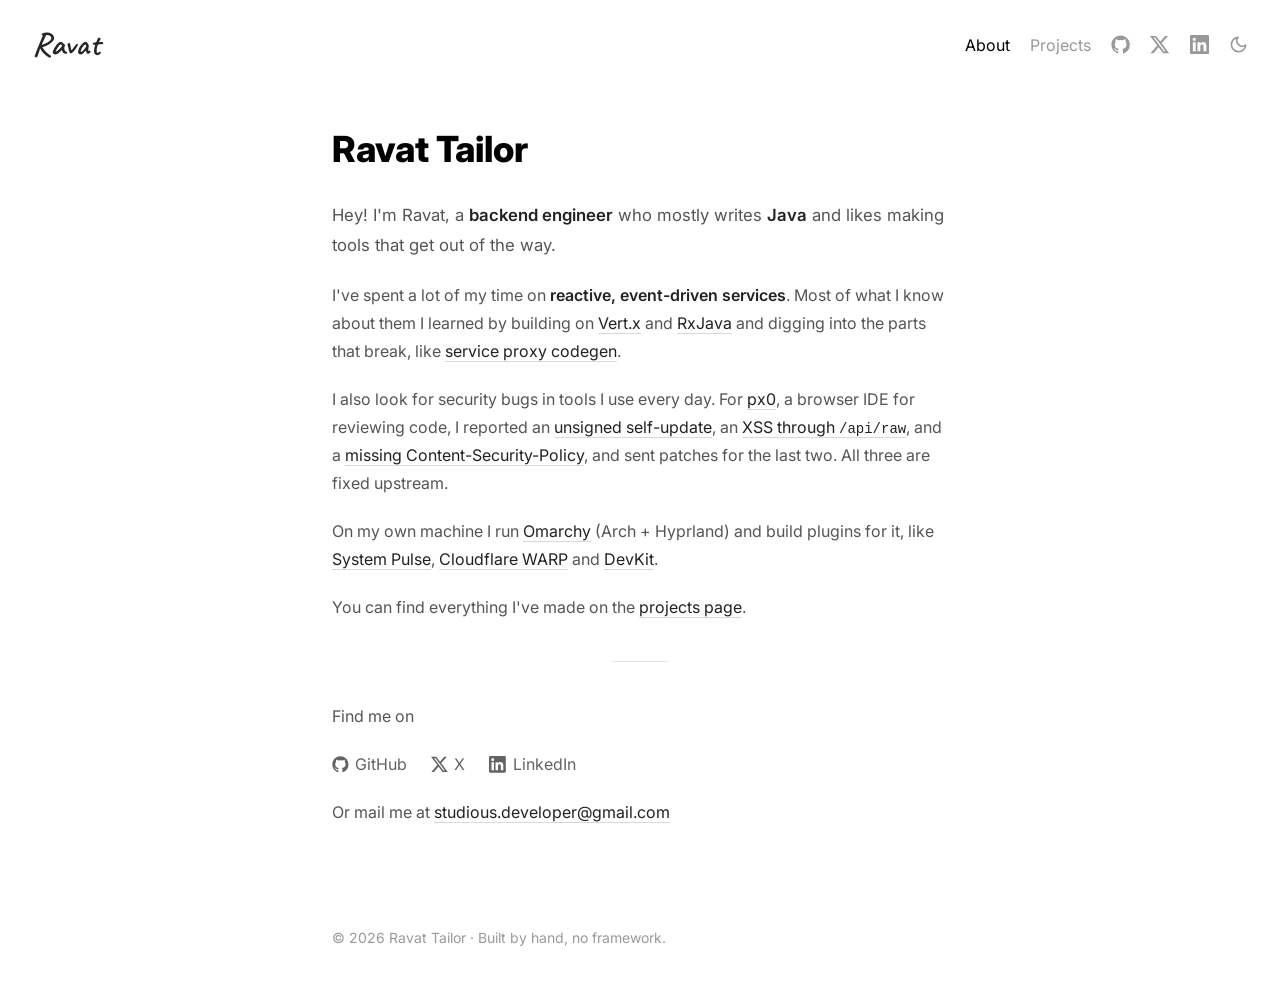
<file: index.html>
<!doctype html>
<html lang="en">
<head>
  <title>Ravat Tailor</title>
  <meta name="description" content="Ravat Tailor, backend engineer. Java, Vert.x, reactive systems, Omarchy plugins, and open source security fixes." />
  <meta charset="utf-8" />
  <meta name="viewport" content="width=device-width, initial-scale=1" />
  <meta name="author" content="Ravat Tailor" />
  <link rel="icon" href="data:image/svg+xml,<svg xmlns='http://www.w3.org/2000/svg' viewBox='0 0 100 100'><text y='.9em' font-size='90'>🐦</text></svg>" />
  <link rel="preconnect" href="https://fonts.googleapis.com" />
  <link rel="preconnect" href="https://fonts.gstatic.com" crossorigin />
  <link rel="stylesheet" href="https://fonts.googleapis.com/css2?family=Caveat:wght@600&family=Inter:wght@400;500;600;800&display=swap" />
  <link rel="stylesheet" href="style.css?v=1790650422" />
  <script>
    ;(function () {
      var t = localStorage.getItem('theme')
      if (t === 'dark' || (!t && matchMedia('(prefers-color-scheme: dark)').matches))
        document.documentElement.classList.add('dark')
    })()
  </script>
</head>
<body>
  <canvas id="plum" aria-hidden="true"></canvas>
  <header>
    <a class="logo" href="./" aria-label="Home">Ravat</a>
    <nav>
      <a href="./" class="active"><span class="label">About</span></a>
      <a href="projects.html"><span class="label">Projects</span></a>
      <a href="https://github.com/Coding-Sparrow" title="GitHub" aria-label="GitHub"><svg viewBox="0 0 24 24" fill="currentColor"><path d="M12 .5C5.65.5.5 5.65.5 12c0 5.08 3.29 9.39 7.86 10.91.58.1.79-.25.79-.56v-2c-3.2.7-3.87-1.36-3.87-1.36-.52-1.33-1.28-1.69-1.28-1.69-1.04-.71.08-.7.08-.7 1.15.08 1.76 1.19 1.76 1.19 1.03 1.76 2.69 1.25 3.35.96.1-.75.4-1.25.73-1.54-2.55-.29-5.24-1.28-5.24-5.69 0-1.26.45-2.29 1.19-3.1-.12-.29-.52-1.46.11-3.05 0 0 .97-.31 3.17 1.18a11 11 0 0 1 5.77 0c2.2-1.49 3.17-1.18 3.17-1.18.63 1.59.23 2.76.11 3.05.74.81 1.19 1.84 1.19 3.1 0 4.42-2.69 5.39-5.26 5.68.41.36.78 1.06.78 2.14v3.17c0 .31.21.67.8.56A11.5 11.5 0 0 0 23.5 12C23.5 5.65 18.35.5 12 .5Z"/></svg></a>
      <a href="https://x.com/TailorRavat" title="X" aria-label="X"><svg viewBox="0 0 24 24" fill="currentColor"><path d="M18.9 1.15h3.68l-8.04 9.19L24 22.85h-7.41l-5.8-7.58-6.64 7.58H.47l8.6-9.83L0 1.15h7.59l5.24 6.93 6.07-6.93Zm-1.29 19.5h2.04L6.48 3.24H4.3l13.31 17.41Z"/></svg></a>
      <a href="https://www.linkedin.com/in/ravat-tailor-43294111b/" title="LinkedIn" aria-label="LinkedIn"><svg viewBox="0 0 24 24" fill="currentColor"><path d="M20.45 20.45h-3.56v-5.57c0-1.33-.03-3.04-1.85-3.04-1.85 0-2.14 1.45-2.14 2.94v5.67H9.35V9h3.41v1.56h.05c.48-.9 1.64-1.85 3.37-1.85 3.6 0 4.27 2.37 4.27 5.46v6.28ZM5.34 7.43a2.06 2.06 0 1 1 0-4.13 2.06 2.06 0 0 1 0 4.13ZM7.12 20.45H3.56V9h3.56v11.45ZM22.22 0H1.77C.79 0 0 .77 0 1.73v20.54C0 23.23.79 24 1.77 24h20.45c.98 0 1.78-.77 1.78-1.73V1.73C24 .77 23.2 0 22.22 0Z"/></svg></a>
      <button id="theme-toggle" title="Toggle theme" aria-label="Toggle theme">
        <svg class="icon-moon" viewBox="0 0 24 24" fill="none" stroke="currentColor" stroke-width="2" stroke-linecap="round" stroke-linejoin="round"><path d="M21 12.79A9 9 0 1 1 11.21 3 7 7 0 0 0 21 12.79Z"/></svg>
        <svg class="icon-sun" viewBox="0 0 24 24" fill="none" stroke="currentColor" stroke-width="2" stroke-linecap="round" stroke-linejoin="round"><circle cx="12" cy="12" r="4"/><path d="M12 2v2M12 20v2M4.93 4.93l1.41 1.41M17.66 17.66l1.41 1.41M2 12h2M20 12h2M4.93 19.07l1.41-1.41M17.66 6.34l1.41-1.41"/></svg>
      </button>
    </nav>
  </header>
  <main>
    <h1>Ravat Tailor</h1>

    <p class="lead">
      Hey! I'm Ravat, a <strong>backend engineer</strong> who mostly writes <strong>Java</strong>
      and likes making tools that get out of the way.
    </p>

    <p>
      I've spent a lot of my time on <strong>reactive, event-driven services</strong>.
      Most of what I know about them I learned by building on
      <a href="https://vertx.io">Vert.x</a> and <a href="https://github.com/ReactiveX/RxJava">RxJava</a>
      and digging into the parts that break, like
      <a href="https://github.com/Coding-Sparrow/vertx-service-proxy-codegen-issue">service proxy codegen</a>.
    </p>

    <p>
      I also look for security bugs in tools I use every day. For
      <a href="https://github.com/px0-ai/px0">px0</a>, a browser IDE for reviewing code, I reported an
      <a href="https://github.com/px0-ai/px0/issues/46">unsigned self-update</a>, an
      <a href="https://github.com/px0-ai/px0/issues/75">XSS through <code>/api/raw</code></a>, and a
      <a href="https://github.com/px0-ai/px0/issues/77">missing Content-Security-Policy</a>, and sent patches for the last two.
      All three are fixed upstream.
    </p>

    <p>
      On my own machine I run <a href="https://omarchy.org">Omarchy</a> (Arch + Hyprland) and build
      plugins for it, like <a href="https://github.com/Coding-Sparrow/omarchy-systempulse">System Pulse</a>,
      <a href="https://github.com/Coding-Sparrow/omarchy-cloudflare-warp">Cloudflare WARP</a>
      and <a href="https://github.com/Coding-Sparrow/omarchy-devkit">DevKit</a>.
    </p>

    <p>You can find everything I've made on the <a href="projects.html">projects page</a>.</p>

    <hr />

    <p>Find me on</p>
    <div class="socials">
      <a href="https://github.com/Coding-Sparrow"><svg viewBox="0 0 24 24" fill="currentColor"><path d="M12 .5C5.65.5.5 5.65.5 12c0 5.08 3.29 9.39 7.86 10.91.58.1.79-.25.79-.56v-2c-3.2.7-3.87-1.36-3.87-1.36-.52-1.33-1.28-1.69-1.28-1.69-1.04-.71.08-.7.08-.7 1.15.08 1.76 1.19 1.76 1.19 1.03 1.76 2.69 1.25 3.35.96.1-.75.4-1.25.73-1.54-2.55-.29-5.24-1.28-5.24-5.69 0-1.26.45-2.29 1.19-3.1-.12-.29-.52-1.46.11-3.05 0 0 .97-.31 3.17 1.18a11 11 0 0 1 5.77 0c2.2-1.49 3.17-1.18 3.17-1.18.63 1.59.23 2.76.11 3.05.74.81 1.19 1.84 1.19 3.1 0 4.42-2.69 5.39-5.26 5.68.41.36.78 1.06.78 2.14v3.17c0 .31.21.67.8.56A11.5 11.5 0 0 0 23.5 12C23.5 5.65 18.35.5 12 .5Z"/></svg>GitHub</a>
      <a href="https://x.com/TailorRavat"><svg viewBox="0 0 24 24" fill="currentColor"><path d="M18.9 1.15h3.68l-8.04 9.19L24 22.85h-7.41l-5.8-7.58-6.64 7.58H.47l8.6-9.83L0 1.15h7.59l5.24 6.93 6.07-6.93Zm-1.29 19.5h2.04L6.48 3.24H4.3l13.31 17.41Z"/></svg>X</a>
      <a href="https://www.linkedin.com/in/ravat-tailor-43294111b/"><svg viewBox="0 0 24 24" fill="currentColor"><path d="M20.45 20.45h-3.56v-5.57c0-1.33-.03-3.04-1.85-3.04-1.85 0-2.14 1.45-2.14 2.94v5.67H9.35V9h3.41v1.56h.05c.48-.9 1.64-1.85 3.37-1.85 3.6 0 4.27 2.37 4.27 5.46v6.28ZM5.34 7.43a2.06 2.06 0 1 1 0-4.13 2.06 2.06 0 0 1 0 4.13ZM7.12 20.45H3.56V9h3.56v11.45ZM22.22 0H1.77C.79 0 0 .77 0 1.73v20.54C0 23.23.79 24 1.77 24h20.45c.98 0 1.78-.77 1.78-1.73V1.73C24 .77 23.2 0 22.22 0Z"/></svg>LinkedIn</a>
    </div>
    <p>Or mail me at <a href="mailto:studious.developer@gmail.com">studious.developer@gmail.com</a></p>
  </main>
  <footer>© 2026 Ravat Tailor · <span class="muted">Built by hand, no framework.</span></footer>
  <script src="main.js?v=1790650422"></script>
</body>
</html>
</file>
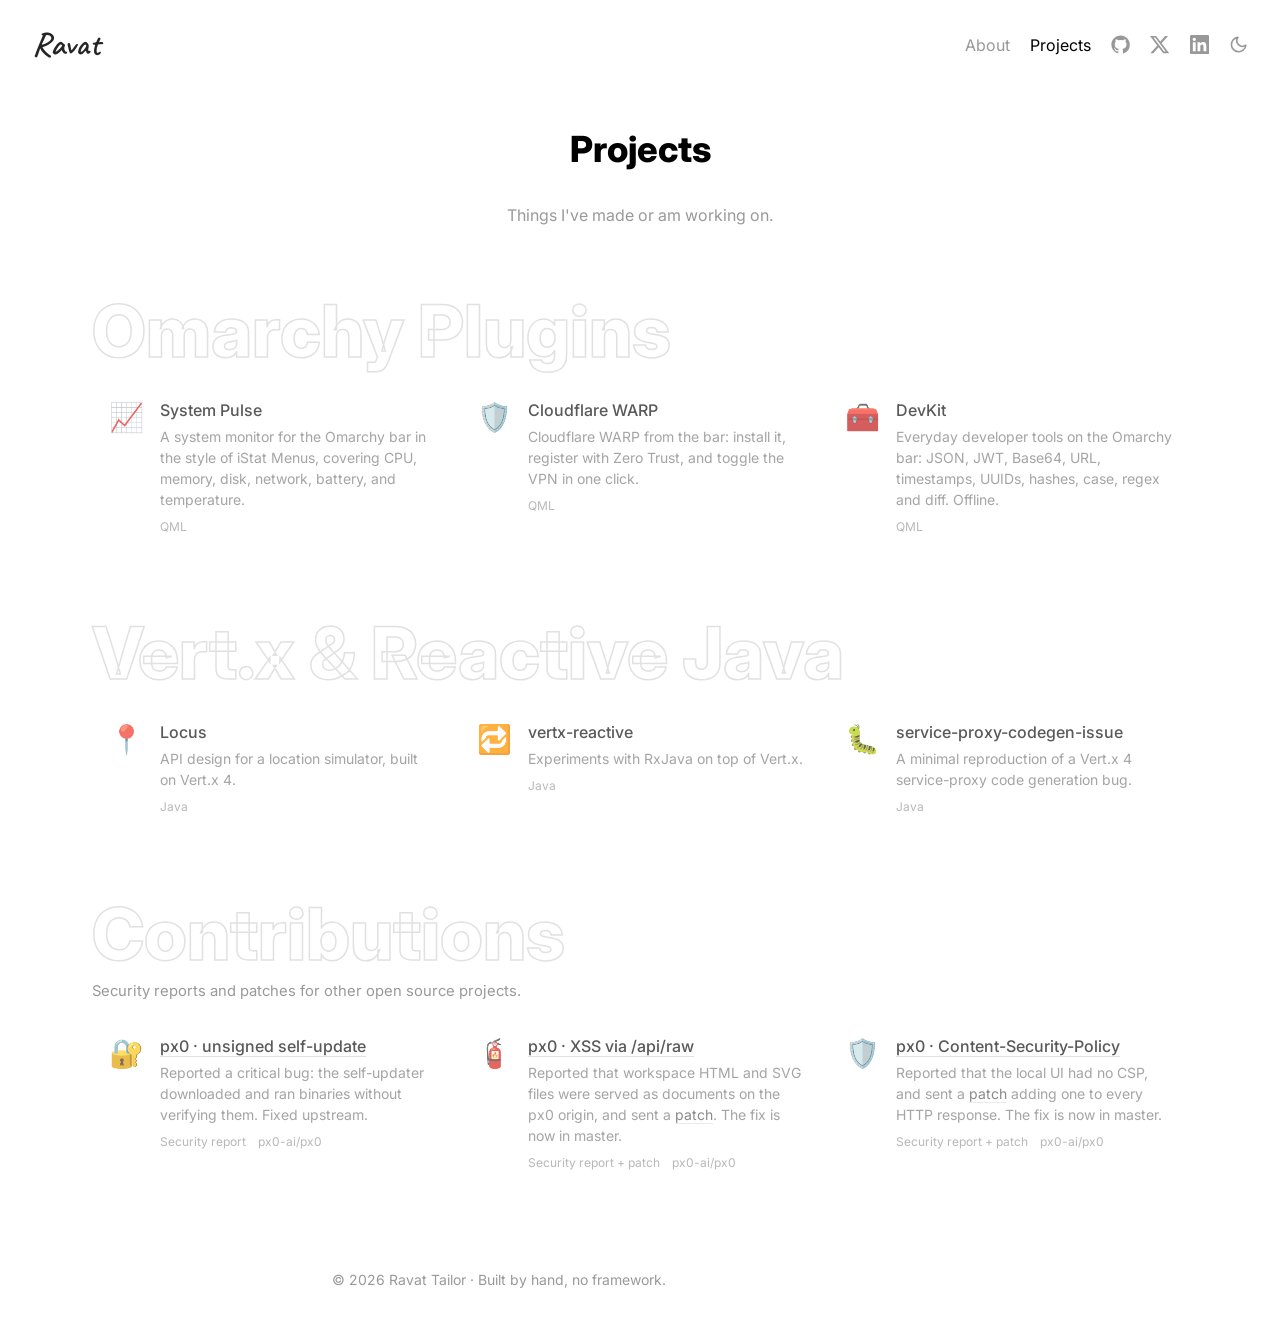
<file: projects.html>
<!doctype html>
<html lang="en">
<head>
  <title>Projects · Ravat Tailor</title>
  <meta name="description" content="Projects by Ravat Tailor." />
  <meta charset="utf-8" />
  <meta name="viewport" content="width=device-width, initial-scale=1" />
  <meta name="author" content="Ravat Tailor" />
  <link rel="icon" href="data:image/svg+xml,<svg xmlns='http://www.w3.org/2000/svg' viewBox='0 0 100 100'><text y='.9em' font-size='90'>🐦</text></svg>" />
  <link rel="preconnect" href="https://fonts.googleapis.com" />
  <link rel="preconnect" href="https://fonts.gstatic.com" crossorigin />
  <link rel="stylesheet" href="https://fonts.googleapis.com/css2?family=Caveat:wght@600&family=Inter:wght@400;500;600;800&display=swap" />
  <link rel="stylesheet" href="style.css?v=1790650422" />
  <script>
    ;(function () {
      var t = localStorage.getItem('theme')
      if (t === 'dark' || (!t && matchMedia('(prefers-color-scheme: dark)').matches))
        document.documentElement.classList.add('dark')
    })()
  </script>
</head>
<body>
  <canvas id="plum" aria-hidden="true"></canvas>
  <header>
    <a class="logo" href="./" aria-label="Home">Ravat</a>
    <nav>
      <a href="./"><span class="label">About</span></a>
      <a href="projects.html" class="active"><span class="label">Projects</span></a>
      <a href="https://github.com/Coding-Sparrow" title="GitHub" aria-label="GitHub"><svg viewBox="0 0 24 24" fill="currentColor"><path d="M12 .5C5.65.5.5 5.65.5 12c0 5.08 3.29 9.39 7.86 10.91.58.1.79-.25.79-.56v-2c-3.2.7-3.87-1.36-3.87-1.36-.52-1.33-1.28-1.69-1.28-1.69-1.04-.71.08-.7.08-.7 1.15.08 1.76 1.19 1.76 1.19 1.03 1.76 2.69 1.25 3.35.96.1-.75.4-1.25.73-1.54-2.55-.29-5.24-1.28-5.24-5.69 0-1.26.45-2.29 1.19-3.1-.12-.29-.52-1.46.11-3.05 0 0 .97-.31 3.17 1.18a11 11 0 0 1 5.77 0c2.2-1.49 3.17-1.18 3.17-1.18.63 1.59.23 2.76.11 3.05.74.81 1.19 1.84 1.19 3.1 0 4.42-2.69 5.39-5.26 5.68.41.36.78 1.06.78 2.14v3.17c0 .31.21.67.8.56A11.5 11.5 0 0 0 23.5 12C23.5 5.65 18.35.5 12 .5Z"/></svg></a>
      <a href="https://x.com/TailorRavat" title="X" aria-label="X"><svg viewBox="0 0 24 24" fill="currentColor"><path d="M18.9 1.15h3.68l-8.04 9.19L24 22.85h-7.41l-5.8-7.58-6.64 7.58H.47l8.6-9.83L0 1.15h7.59l5.24 6.93 6.07-6.93Zm-1.29 19.5h2.04L6.48 3.24H4.3l13.31 17.41Z"/></svg></a>
      <a href="https://www.linkedin.com/in/ravat-tailor-43294111b/" title="LinkedIn" aria-label="LinkedIn"><svg viewBox="0 0 24 24" fill="currentColor"><path d="M20.45 20.45h-3.56v-5.57c0-1.33-.03-3.04-1.85-3.04-1.85 0-2.14 1.45-2.14 2.94v5.67H9.35V9h3.41v1.56h.05c.48-.9 1.64-1.85 3.37-1.85 3.6 0 4.27 2.37 4.27 5.46v6.28ZM5.34 7.43a2.06 2.06 0 1 1 0-4.13 2.06 2.06 0 0 1 0 4.13ZM7.12 20.45H3.56V9h3.56v11.45ZM22.22 0H1.77C.79 0 0 .77 0 1.73v20.54C0 23.23.79 24 1.77 24h20.45c.98 0 1.78-.77 1.78-1.73V1.73C24 .77 23.2 0 22.22 0Z"/></svg></a>
      <button id="theme-toggle" title="Toggle theme" aria-label="Toggle theme">
        <svg class="icon-moon" viewBox="0 0 24 24" fill="none" stroke="currentColor" stroke-width="2" stroke-linecap="round" stroke-linejoin="round"><path d="M21 12.79A9 9 0 1 1 11.21 3 7 7 0 0 0 21 12.79Z"/></svg>
        <svg class="icon-sun" viewBox="0 0 24 24" fill="none" stroke="currentColor" stroke-width="2" stroke-linecap="round" stroke-linejoin="round"><circle cx="12" cy="12" r="4"/><path d="M12 2v2M12 20v2M4.93 4.93l1.41 1.41M17.66 17.66l1.41 1.41M2 12h2M20 12h2M4.93 19.07l1.41-1.41M17.66 6.34l1.41-1.41"/></svg>
      </button>
    </nav>
  </header>
  <main class="wide">
    <div class="page-head">
      <h1>Projects</h1>
      <p class="muted">Things I've made or am working on.</p>
    </div>


    <section class="group">
      <h2 class="group-title">Omarchy Plugins</h2>
      <div class="grid">
        <a class="project" href="https://github.com/Coding-Sparrow/omarchy-systempulse">
          <div class="emoji">📈</div>
          <div>
            <div class="name">System Pulse</div>
            <div class="desc">A system monitor for the Omarchy bar in the style of iStat Menus, covering CPU, memory, disk, network, battery, and temperature.</div>
            <div class="meta"><span>QML</span><span data-stars="omarchy-systempulse"></span></div>
          </div>
        </a>
        <a class="project" href="https://github.com/Coding-Sparrow/omarchy-cloudflare-warp">
          <div class="emoji">🛡️</div>
          <div>
            <div class="name">Cloudflare WARP</div>
            <div class="desc">Cloudflare WARP from the bar: install it, register with Zero Trust, and toggle the VPN in one click.</div>
            <div class="meta"><span>QML</span><span data-stars="omarchy-cloudflare-warp"></span></div>
          </div>
        </a>
        <a class="project" href="https://github.com/Coding-Sparrow/omarchy-devkit">
          <div class="emoji">🧰</div>
          <div>
            <div class="name">DevKit</div>
            <div class="desc">Everyday developer tools on the Omarchy bar: JSON, JWT, Base64, URL, timestamps, UUIDs, hashes, case, regex and diff. Offline.</div>
            <div class="meta"><span>QML</span><span data-stars="omarchy-devkit"></span></div>
          </div>
        </a>
      </div>
    </section>

    <section class="group">
      <h2 class="group-title">Vert.x &amp; Reactive Java</h2>
      <div class="grid">
        <a class="project" href="https://github.com/Coding-Sparrow/locus-location-simulator">
          <div class="emoji">📍</div>
          <div>
            <div class="name">Locus</div>
            <div class="desc">API design for a location simulator, built on Vert.x 4.</div>
            <div class="meta"><span>Java</span><span data-stars="locus-location-simulator"></span></div>
          </div>
        </a>
        <a class="project" href="https://github.com/Coding-Sparrow/vertx-reactive">
          <div class="emoji">🔁</div>
          <div>
            <div class="name">vertx-reactive</div>
            <div class="desc">Experiments with RxJava on top of Vert.x.</div>
            <div class="meta"><span>Java</span><span data-stars="vertx-reactive"></span></div>
          </div>
        </a>
        <a class="project" href="https://github.com/Coding-Sparrow/vertx-service-proxy-codegen-issue">
          <div class="emoji">🐛</div>
          <div>
            <div class="name">service-proxy-codegen-issue</div>
            <div class="desc">A minimal reproduction of a Vert.x 4 service-proxy code generation bug.</div>
            <div class="meta"><span>Java</span><span data-stars="vertx-service-proxy-codegen-issue"></span></div>
          </div>
        </a>
      </div>
    </section>
    <section class="group">
      <h2 class="group-title">Contributions</h2>
      <p class="group-note">Security reports and patches for other open source projects.</p>
      <div class="grid">
        <div class="project">
          <div class="emoji">🔐</div>
          <div>
            <div class="name"><a href="https://github.com/px0-ai/px0/issues/46">px0 · unsigned self-update</a></div>
            <div class="desc">Reported a critical bug: the self-updater downloaded and ran binaries without verifying them. Fixed upstream.</div>
            <div class="meta"><span>Security report</span><span>px0-ai/px0</span></div>
          </div>
        </div>
        <div class="project">
          <div class="emoji">🧯</div>
          <div>
            <div class="name"><a href="https://github.com/px0-ai/px0/issues/75">px0 · XSS via /api/raw</a></div>
            <div class="desc">Reported that workspace HTML and SVG files were served as documents on the px0 origin, and sent a <a href="https://github.com/px0-ai/px0/pull/76">patch</a>. The fix is now in master.</div>
            <div class="meta"><span>Security report + patch</span><span>px0-ai/px0</span></div>
          </div>
        </div>
        <div class="project">
          <div class="emoji">🛡️</div>
          <div>
            <div class="name"><a href="https://github.com/px0-ai/px0/issues/77">px0 · Content-Security-Policy</a></div>
            <div class="desc">Reported that the local UI had no CSP, and sent a <a href="https://github.com/px0-ai/px0/pull/78">patch</a> adding one to every HTTP response. The fix is now in master.</div>
            <div class="meta"><span>Security report + patch</span><span>px0-ai/px0</span></div>
          </div>
        </div>
      </div>
    </section>
  </main>
  <script>
    // Live star counts (best effort; silently skipped if rate-limited)
    fetch('https://api.github.com/users/Coding-Sparrow/repos?per_page=100')
      .then((r) => (r.ok ? r.json() : []))
      .then((repos) => {
        const stars = Object.fromEntries(repos.map((r) => [r.name, r.stargazers_count]))
        document.querySelectorAll('[data-stars]').forEach((el) => {
          const n = stars[el.dataset.stars]
          if (n) el.textContent = '★ ' + n
        })
      })
      .catch(() => {})
  </script>
  <footer>© 2026 Ravat Tailor · <span class="muted">Built by hand, no framework.</span></footer>
  <script src="main.js?v=1790650422"></script>
</body>
</html>
</file>
<file: style.css>
:root {
  --bg: #fff;
  --fg: #555;
  --fg-deep: #222;
  --fg-deeper: #000;
  --fg-light: #999;
  --border: #e5e5e5;
  --card: rgba(0, 0, 0, 0.03);
  --plum: rgba(0, 0, 0, 0.12);
  color-scheme: light;
}

html.dark {
  --bg: #050505;
  --fg: #bbb;
  --fg-deep: #ddd;
  --fg-deeper: #fff;
  --fg-light: #777;
  --border: #262626;
  --card: rgba(255, 255, 255, 0.04);
  --plum: rgba(255, 255, 255, 0.1);
  color-scheme: dark;
}

* { box-sizing: border-box; }

html, body {
  margin: 0;
  background: var(--bg);
  color: var(--fg);
  font-family: Inter, ui-sans-serif, system-ui, -apple-system, "Segoe UI", Roboto, sans-serif;
  font-size: 16px;
  line-height: 1.75;
  -webkit-font-smoothing: antialiased;
}

::selection { background: #8884; }

#plum {
  position: fixed;
  inset: 0;
  pointer-events: none;
  z-index: -1;
  -webkit-mask-image: radial-gradient(circle, transparent, black);
  mask-image: radial-gradient(circle, transparent, black);
}

/* ---------- header ---------- */
header {
  position: relative;
  z-index: 10;
  display: flex;
  align-items: center;
  justify-content: space-between;
  padding: 1.75rem 2rem;
}

.logo {
  font-family: Caveat, "Segoe Script", cursive;
  font-size: 2.1rem;
  font-weight: 600;
  line-height: 1;
  color: var(--fg-deeper);
  text-decoration: none;
  opacity: 0.85;
  transition: opacity 0.2s;
}
.logo:hover { opacity: 1; }

nav { display: flex; align-items: center; gap: 1.25rem; }

nav a, nav button {
  color: var(--fg);
  opacity: 0.6;
  text-decoration: none;
  background: none;
  border: 0;
  padding: 0;
  font: inherit;
  cursor: pointer;
  display: inline-flex;
  align-items: center;
  transition: opacity 0.2s;
}
nav a:hover, nav button:hover, nav a.active { opacity: 1; color: var(--fg-deeper); }

nav svg { width: 1.2rem; height: 1.2rem; }

.icon-sun { display: none; }
html.dark .icon-sun { display: block; }
html.dark .icon-moon { display: none; }

/* ---------- main prose ---------- */
main {
  max-width: 42rem;
  margin: 0 auto;
  padding: 2.5rem 1.75rem 5rem;
}

main.wide { max-width: 72rem; }

h1 {
  color: var(--fg-deeper);
  font-size: 2.25rem;
  font-weight: 800;
  line-height: 1.1;
  margin: 0 0 2rem;
}

h2 {
  color: var(--fg-deep);
  font-size: 1.25rem;
  font-weight: 600;
  margin: 2.5rem 0 0.75rem;
}

p { margin: 1.25em 0; }

strong, b { color: var(--fg-deep); font-weight: 600; }

main a {
  color: var(--fg-deep);
  text-decoration: none;
  border-bottom: 1px solid rgba(125, 125, 125, 0.3);
  transition: border-color 0.2s, color 0.2s;
}
main a:hover { color: var(--fg-deeper); border-bottom-color: var(--fg); }

.muted { color: var(--fg-light); }
.lead { font-size: 1.05rem; }

hr {
  width: 3.5rem;
  margin: 2.5rem auto;
  border: 0;
  border-top: 1px solid var(--border);
}

ul.plain { list-style: none; padding: 0; margin: 0.75rem 0; }
ul.plain li { margin: 0.25rem 0; }

.inline-list { display: flex; flex-wrap: wrap; gap: 0.25rem 0.5rem; }

.socials { display: flex; flex-wrap: wrap; gap: 0.75rem 1.5rem; margin: 1rem 0; }
.socials a {
  display: inline-flex;
  align-items: center;
  gap: 0.4rem;
  border: 0;
  opacity: 0.7;
}
.socials a:hover { opacity: 1; }
.socials svg { width: 1.05rem; height: 1.05rem; }

code {
  font-family: "JetBrains Mono", ui-monospace, SFMono-Regular, Menlo, monospace;
  font-size: 0.875em;
}

/* ---------- projects page ---------- */
.page-head { max-width: 65ch; margin: 0 auto 1rem; text-align: center; }

.sr-only { position: absolute; width: 1px; height: 1px; overflow: hidden; clip: rect(0 0 0 0); white-space: nowrap; }

.group { margin-top: 4rem; }

.group-title {
  font-size: clamp(2.75rem, 7vw, 4.5rem);
  font-weight: 800;
  line-height: 1.05;
  margin: 0 0 1rem;
  color: transparent;
  -webkit-text-stroke: 1.5px #aaa;
  opacity: 0.35;
  user-select: none;
}

.group-note { margin: -0.5rem 0 1rem; font-size: 0.925rem; color: var(--fg-light); }

.grid {
  display: grid;
  grid-template-columns: repeat(auto-fill, minmax(18rem, 1fr));
  gap: 0.5rem;
}

.project {
  display: flex;
  gap: 1rem;
  align-items: flex-start;
  padding: 0.9rem 1rem;
  border: 0 !important;
  border-radius: 0.5rem;
  color: var(--fg) !important;
  opacity: 0.75;
  transition: background 0.2s, opacity 0.2s;
}
.project:hover { background: var(--card); opacity: 1; }

.project .emoji { font-size: 1.75rem; line-height: 1.3; flex: none; width: 2.25rem; text-align: center; }
.project .name { color: var(--fg-deep); font-weight: 500; line-height: 1.4; }
.project .desc { font-size: 0.875rem; line-height: 1.5; opacity: 0.7; margin-top: 0.25rem; }
.project .meta { font-size: 0.75rem; opacity: 0.55; margin-top: 0.4rem; display: flex; gap: 0.75rem; }

/* ---------- footer ---------- */
footer {
  max-width: 42rem;
  margin: 0 auto;
  padding: 0 1.75rem 3rem;
  font-size: 0.875rem;
  color: var(--fg-light);
}

@media (max-width: 640px) {
  header { padding: 1.25rem; }
  nav { gap: 0.9rem; }
  nav .label { display: none; }
  h1 { font-size: 1.9rem; }
}

@media (prefers-reduced-motion: reduce) {
  #plum { display: none; }
}
</file>
